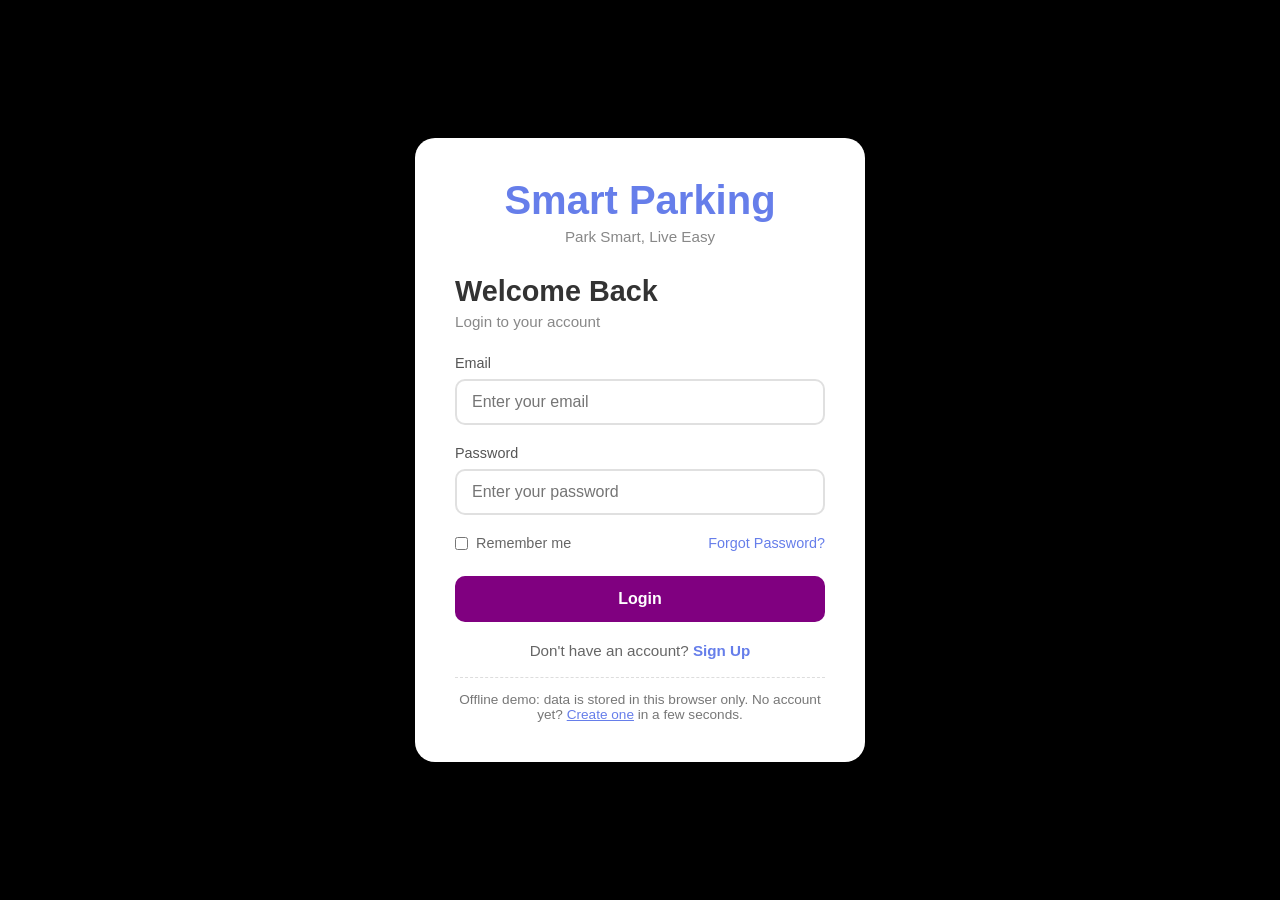
<file: index.html>
<!DOCTYPE html>
<html lang="en">
<head>
    <meta charset="UTF-8">
    <meta name="viewport" content="width=device-width, initial-scale=1.0">
    <title>Smart Parking System</title>
    <meta http-equiv="refresh" content="0; url=views/index.html">
    <link rel="icon" type="image/svg+xml" href="assets/img/favicon.svg">
    <link rel="canonical" href="views/index.html">
    <style>
        body {
            margin: 0;
            min-height: 100vh;
            display: grid;
            place-items: center;
            font-family: 'Segoe UI', Tahoma, Geneva, Verdana, sans-serif;
            background: #10131f;
            color: #e8eaf6;
            text-align: center;
            padding: 24px;
        }
        a { color: #9fb0ff; }
        code { background: rgba(255, 255, 255, 0.1); padding: 2px 6px; border-radius: 5px; }
    </style>
</head>
<body>
    <div>
        <h1>Smart Parking System</h1>
        <p>
            Opening the offline demo&hellip;
            <br>
            If nothing happens, <a href="views/index.html">open the LocalStorage demo</a>
            or the <a href="api/index.php">PHP + MySQL version</a> (needs Apache + an imported
            <code>database/smart_parking.sql</code>).
        </p>
    </div>
    <script>
        window.location.replace('views/index.html');
    </script>
</body>
</html>
</file>
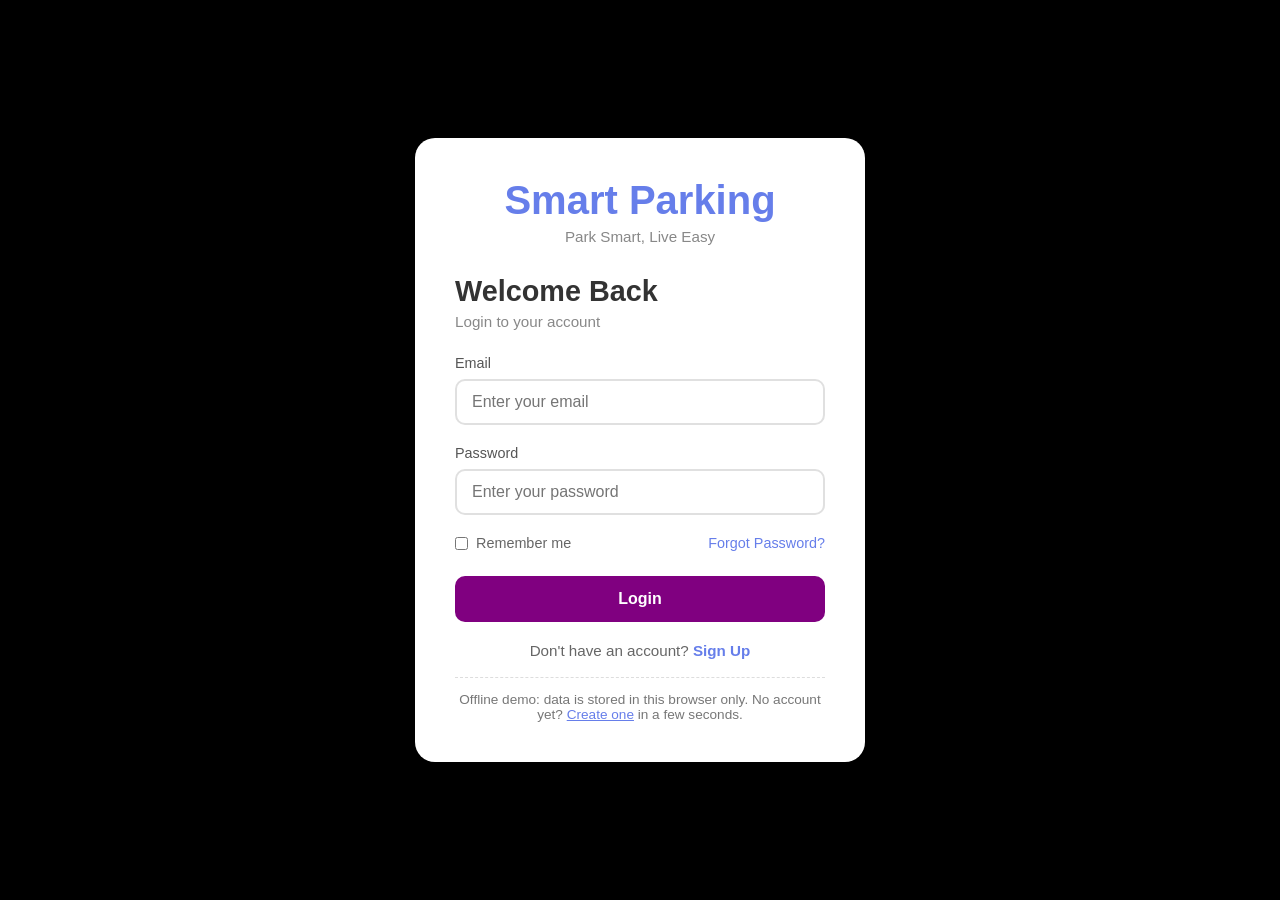
<file: views/index.html>
<!DOCTYPE html>
<html lang="en">
<head>
    <meta charset="UTF-8">
    <meta name="viewport" content="width=device-width, initial-scale=1.0">
    <title>Smart Parking System - Login</title>
    <link rel="icon" type="image/svg+xml" href="../assets/img/favicon.svg">
    <link rel="stylesheet" href="../assets/css/styles.css">
</head>
<body>
    <div class="container">
        <div class="login-box">
            <div class="logo">
                <h1>Smart Parking</h1>
                <p>Park Smart, Live Easy</p>
            </div>

            <form id="loginForm" novalidate>
                <h2>Welcome Back</h2>
                <p class="subtitle">Login to your account</p>

                <div class="input-group">
                    <label for="email">Email</label>
                    <input type="email" id="email" name="email" required placeholder="Enter your email" autocomplete="email">
                </div>

                <div class="input-group">
                    <label for="password">Password</label>
                    <input type="password" id="password" name="password" required placeholder="Enter your password" autocomplete="current-password">
                </div>

                <div class="options">
                    <label class="remember">
                        <input type="checkbox" name="remember"> Remember me
                    </label>
                    <a href="#" class="forgot" title="Demo only - accounts live in this browser's LocalStorage">Forgot Password?</a>
                </div>

                <button type="submit" class="btn-primary">Login</button>

                <p class="signup-link">
                    Don't have an account? <a href="signup.html">Sign Up</a>
                </p>
                <p class="demo-hint">
                    Offline demo: data is stored in this browser only. No account yet?
                    <a href="signup.html">Create one</a> in a few seconds.
                </p>
            </form>
        </div>
    </div>

    <script src="../assets/js/common.js"></script>
    <script src="../assets/js/login.js"></script>
</body>
</html>
</file>
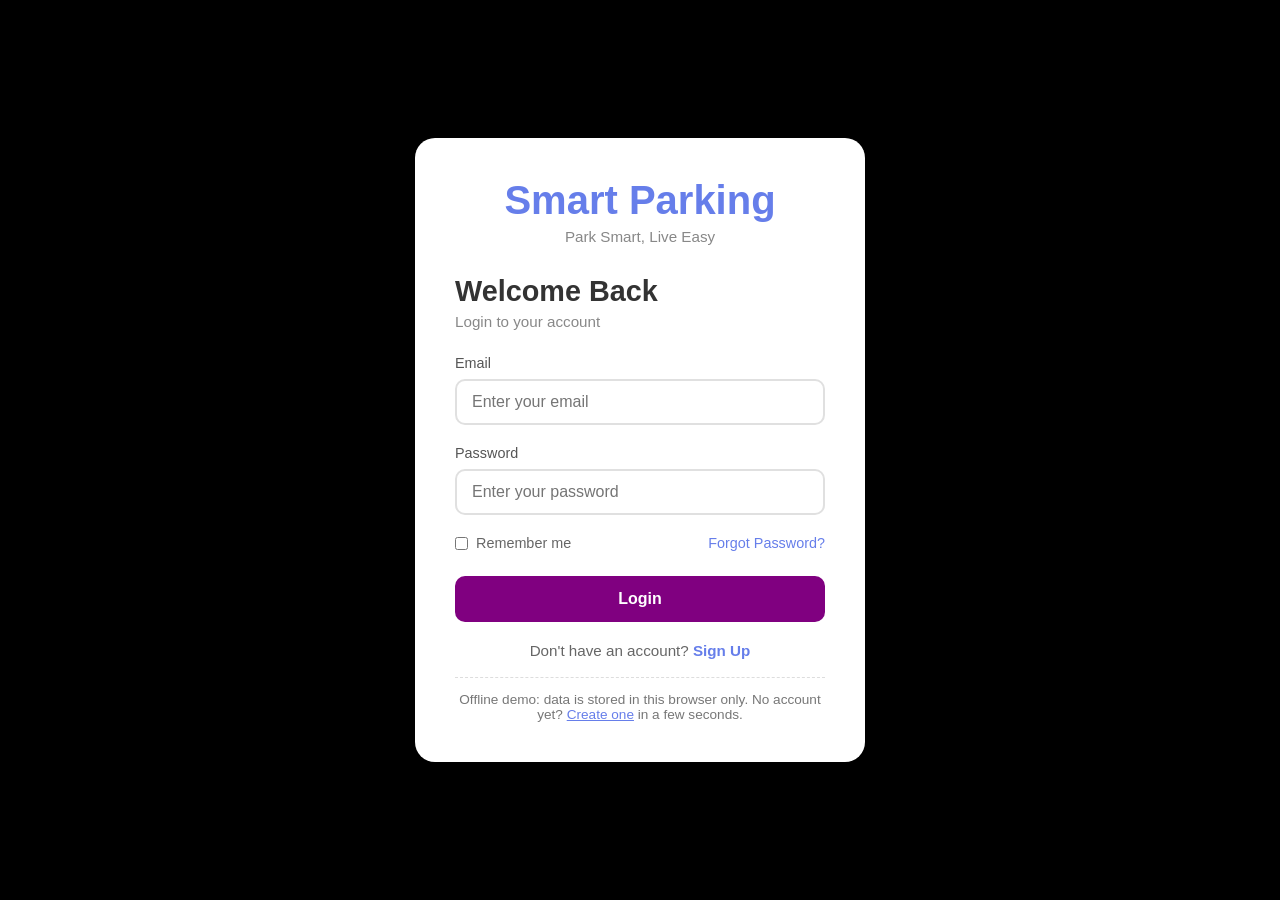
<file: views/booking.html>
<!DOCTYPE html>
<html lang="en">
<head>
    <meta charset="UTF-8">
    <meta name="viewport" content="width=device-width, initial-scale=1.0">
    <title>Smart Parking System - Book Slot</title>
    <link rel="icon" type="image/svg+xml" href="../assets/img/favicon.svg">
    <link rel="stylesheet" href="../assets/css/styles.css">
</head>
<body>
    <nav class="navbar">
        <div class="nav-container">
            <div class="logo">
                <h1><img src="../assets/img/parking-car.svg" width="40" alt="">Smart Parking</h1>
            </div>
            <ul class="nav-links">
                <li><a href="home.html">Home</a></li>
                <li><a href="parking_slots.html">Parking Slots</a></li>
                <li><a href="booking.html" class="active">Book Slot</a></li>
                <li><a href="contact.html">Contact</a></li>
                <li><span class="user-info" id="userName">Guest</span></li>
                <li><a href="#" id="logoutBtn" class="btn-logout">Logout</a></li>
            </ul>
        </div>
    </nav>

    <div class="booking-container">
        <div class="booking-wrapper">
            <div class="booking-form-section">
                <h1>Book Your Parking Slot</h1>
                <p class="subtitle">Select an available slot and book instantly</p>

                <form id="bookingForm">
                    <div class="input-group">
                        <label for="floor">Select Floor</label>
                        <select id="floor" name="floor" required>
                            <option value="">Choose a floor</option>
                            <option value="A">Ground Floor (A)</option>
                            <option value="B">First Floor (B)</option>
                            <option value="C">Second Floor (C)</option>
                            <option value="D">Third Floor (D)</option>
                        </select>
                    </div>

                    <div class="input-group">
                        <label for="slot">Select Slot</label>
                        <select id="slot" name="slot" required disabled>
                            <option value="">First select a floor</option>
                        </select>
                    </div>

                    <div class="input-group">
                        <label for="vehicle_number">Vehicle Number</label>
                        <input type="text" id="vehicle_number" name="vehicle_number" required maxlength="50" placeholder="Enter vehicle number">
                    </div>

                    <div class="input-group">
                        <label for="duration">Duration (hours)</label>
                        <input type="number" id="duration" name="duration" min="1" max="24" value="1" required>
                    </div>

                    <div class="input-group">
                        <label for="phone">Contact Number</label>
                        <input type="tel" id="phone" name="phone" required maxlength="20" placeholder="Enter contact number">
                    </div>

                    <div class="price-display" data-price-calculator
                         data-first="5" data-extra="3" data-daily-max="50" data-currency="$"
                         data-duration-input="duration">
                        <span>Total Price:</span>
                        <span class="price" id="totalPrice" data-price-output>$5.00</span>
                    </div>

                    <button type="submit" class="btn-primary">Book Now</button>
                </form>
            </div>

            <div class="booking-info-section">
                <h2>Available Slots</h2>
                <div class="available-slots-display" id="availableSlotsDisplay">
                    <p class="info-text">Select a floor to see available slots</p>
                </div>

                <div class="pricing-info">
                    <h3>Pricing Information</h3>
                    <ul>
                        <li>First hour: <strong>$5.00</strong></li>
                        <li>Additional hours: <strong>$3.00/hr</strong></li>
                        <li>Daily max: <strong>$50.00</strong></li>
                    </ul>
                </div>

                <div class="booking-rules">
                    <h3>Booking Rules</h3>
                    <ul>
                        <li>&#10003; Maximum booking: 24 hours</li>
                        <li>&#10003; Free cancellation within 1 hour</li>
                        <li>&#10003; Late arrival grace period: 30 min</li>
                        <li>&#10003; Valid vehicle documents required</li>
                    </ul>
                </div>
            </div>
        </div>
    </div>

    <footer class="footer">
        <p>&copy; 2025 Smart Parking System. All rights reserved.</p>
    </footer>

    <script src="../assets/js/common.js"></script>
    <script src="../assets/js/price-calc.js"></script>
    <script src="../assets/js/booking.js"></script>
</body>
</html>
</file>
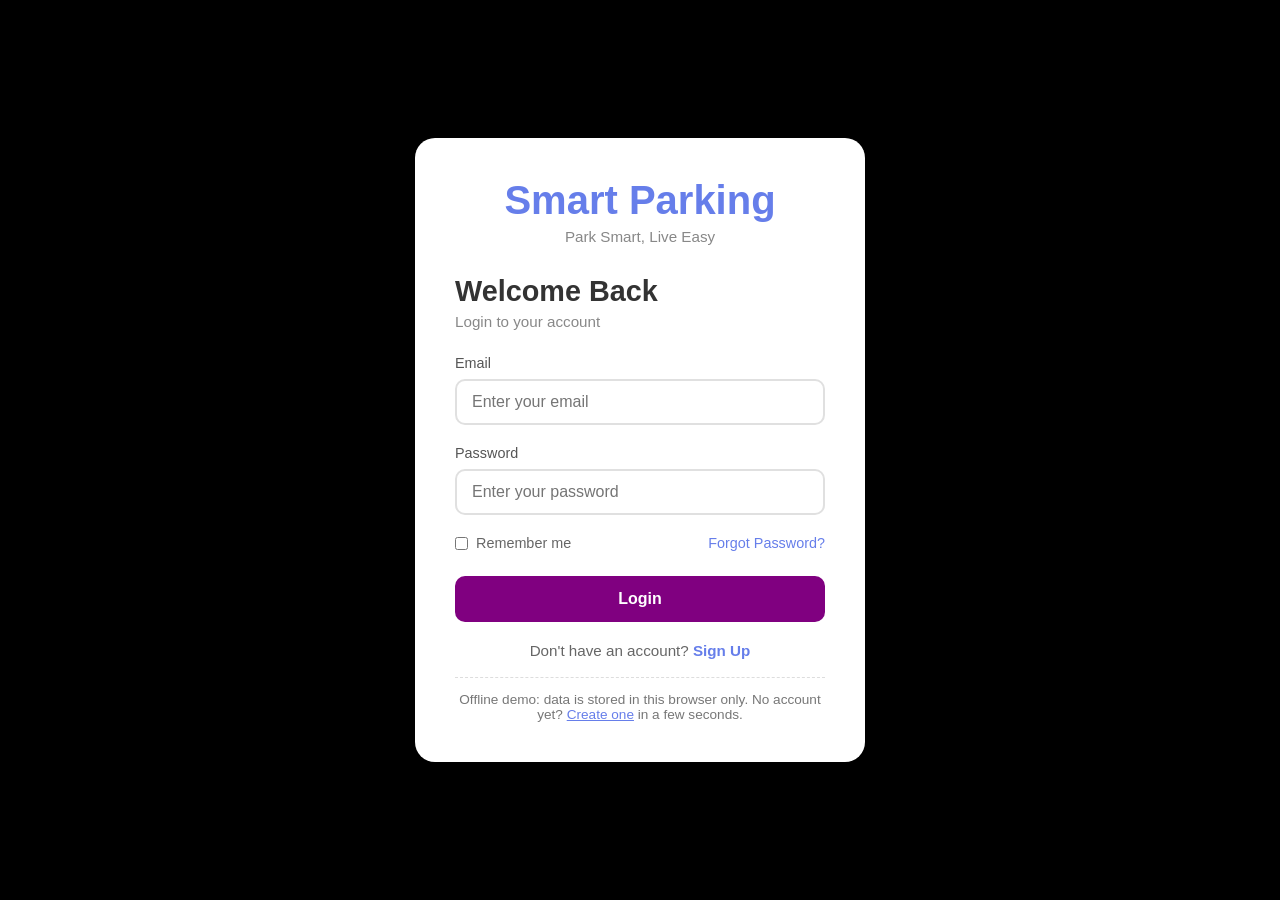
<file: views/contact.html>
<!DOCTYPE html>
<html lang="en">
<head>
    <meta charset="UTF-8">
    <meta name="viewport" content="width=device-width, initial-scale=1.0">
    <title>Smart Parking System - Contact</title>
    <link rel="icon" type="image/svg+xml" href="../assets/img/favicon.svg">
    <link rel="stylesheet" href="../assets/css/styles.css">
</head>
<body>
    <nav class="navbar">
        <div class="nav-container">
            <div class="logo">
                <h1><img src="../assets/img/parking-car.svg" width="40" alt="">Smart Parking</h1>
            </div>
            <ul class="nav-links">
                <li><a href="home.html">Home</a></li>
                <li><a href="parking_slots.html">Parking Slots</a></li>
                <li><a href="booking.html">Book Slot</a></li>
                <li><a href="contact.html" class="active">Contact</a></li>
                <li><span class="user-info" id="userName">Guest</span></li>
                <li><a href="#" id="logoutBtn" class="btn-logout">Logout</a></li>
            </ul>
        </div>
    </nav>

    <div class="contact-container">
        <div class="contact-wrapper">
            <div class="contact-form-section">
                <h1>Get In Touch</h1>
                <p class="subtitle">We'd love to hear from you</p>

                <form id="contactForm">
                    <div class="input-group">
                        <label for="name">Full Name</label>
                        <input type="text" id="name" name="name" required placeholder="Enter your name">
                    </div>

                    <div class="input-group">
                        <label for="email">Email Address</label>
                        <input type="email" id="email" name="email" required placeholder="Enter your email">
                    </div>

                    <div class="input-group">
                        <label for="phone">Phone Number</label>
                        <input type="tel" id="phone" name="phone" required placeholder="Enter your phone">
                    </div>

                    <div class="input-group">
                        <label for="subject">Subject</label>
                        <select id="subject" name="subject" required>
                            <option value="">Select a subject</option>
                            <option value="general">General Inquiry</option>
                            <option value="booking">Booking Issue</option>
                            <option value="payment">Payment Problem</option>
                            <option value="complaint">Complaint</option>
                            <option value="feedback">Feedback</option>
                        </select>
                    </div>

                    <div class="input-group">
                        <label for="message">Message</label>
                        <textarea id="message" name="message" rows="5" required maxlength="2000" placeholder="Write your message here..."></textarea>
                    </div>

                    <button type="submit" class="btn-primary">Send Message</button>
                </form>
            </div>

            <div class="contact-info-section">
                <h2>Contact Information</h2>

                <div class="info-card">
                    <div class="info-icon"><img src="../assets/img/location-pin.svg" width="50" alt=""></div>
                    <h3>Address</h3>
                    <p>123 Parking Street<br>Downtown City, ST 12345</p>
                </div>

                <div class="info-card">
                    <div class="info-icon"><img src="../assets/img/telephone.svg" width="50" alt=""></div>
                    <h3>Phone</h3>
                    <p>+1 (555) 123-4567<br>+1 (555) 987-6543</p>
                </div>

                <div class="info-card">
                    <div class="info-icon"><img src="../assets/img/email.svg" width="50" alt=""></div>
                    <h3>Email</h3>
                    <p>info@smartparking.com<br>support@smartparking.com</p>
                </div>

                <div class="info-card">
                    <div class="info-icon"><img src="../assets/img/timetable.svg" width="50" alt=""></div>
                    <h3>Business Hours</h3>
                    <p>Monday - Friday: 8AM - 8PM<br>Saturday - Sunday: 9AM - 6PM</p>
                </div>

                <div class="social-links">
                    <h3>Follow Us</h3>
                    <div class="social-icons">
                        <a href="#" class="social-icon"><img src="../assets/img/facebook.svg" width="40" alt="Facebook"></a>
                        <a href="#" class="social-icon"><img src="../assets/img/twitter.svg" width="40" alt="Twitter"></a>
                        <a href="#" class="social-icon"><img src="../assets/img/instagram.svg" width="40" alt="Instagram"></a>
                        <a href="#" class="social-icon"><img src="../assets/img/linkedin.svg" width="40" alt="LinkedIn"></a>
                    </div>
                </div>
            </div>
        </div>
    </div>

    <footer class="footer">
        <p>&copy; 2025 Smart Parking System. All rights reserved.</p>
    </footer>

    <script src="../assets/js/common.js"></script>
    <script src="../assets/js/contact.js"></script>
</body>
</html>
</file>
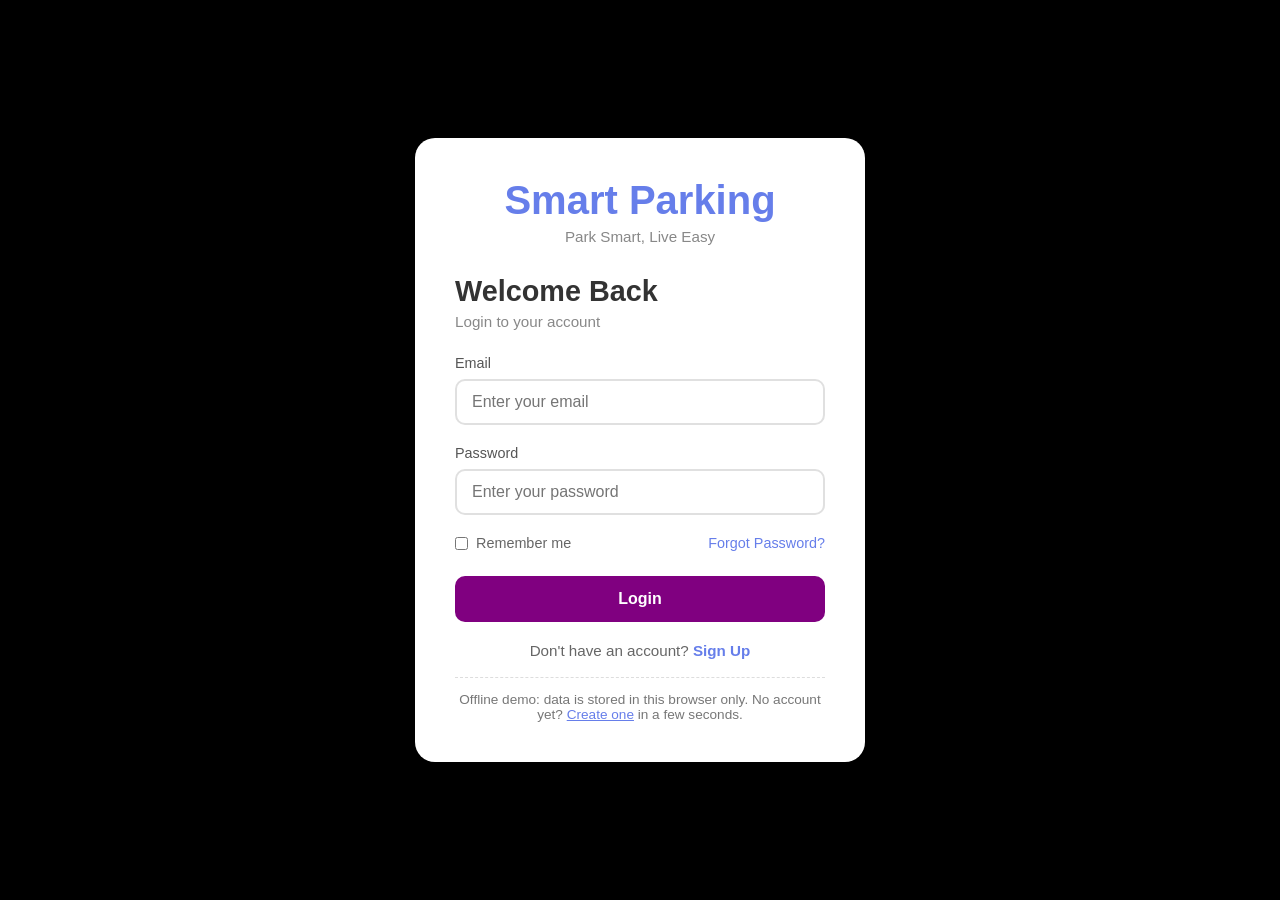
<file: views/home.html>
<!DOCTYPE html>
<html lang="en">
<head>
    <meta charset="UTF-8">
    <meta name="viewport" content="width=device-width, initial-scale=1.0">
    <title>Smart Parking System - Home</title>
    <link rel="icon" type="image/svg+xml" href="../assets/img/favicon.svg">
    <link rel="stylesheet" href="../assets/css/styles.css">
</head>
<body>
    <nav class="navbar">
        <div class="nav-container">
            <div class="logo">
                <h1><img src="../assets/img/parking-car.svg" width="40" alt="">Smart Parking</h1>
            </div>
            <ul class="nav-links">
                <li><a href="home.html" class="active">Home</a></li>
                <li><a href="parking_slots.html">Parking Slots</a></li>
                <li><a href="booking.html">Book Slot</a></li>
                <li><a href="contact.html">Contact</a></li>
                <li><span class="user-info" id="userName">Guest</span></li>
                <li><a href="#" id="logoutBtn" class="btn-logout">Logout</a></li>
            </ul>
        </div>
    </nav>

    <div class="home-container">
        <section class="hero">
            <div class="hero-content">
                <h1>Welcome to Smart Parking System</h1>
                <p>Find and book your parking spot in seconds</p>
                <a href="booking.html" class="btn-primary">Book Now</a>
            </div>
        </section>

        <section class="stats">
            <div class="stat-card total">
                <h3 id="totalSlots">100</h3>
                <p>Total Slots</p>
            </div>

            <div class="stat-card available">
                <h3 id="availableSlots">100</h3>
                <p>Available Slots</p>
            </div>

            <div class="stat-card booked">
                <h3 id="bookedSlots">0</h3>
                <p>Booked Slots</p>
            </div>

            <div class="stat-card price">
                <h3>$5.00/hr</h3>
                <p id="occupancy">0% occupied</p>
            </div>
        </section>

        <section class="my-bookings-section">
            <h2>My Recent Bookings</h2>
            <ul class="my-bookings" id="myBookings"></ul>
        </section>

        <section class="features">
            <h2>Why Choose Us?</h2>
            <div class="feature-grid">
                <div class="feature-card">
                    <div class="feature-icon"><img src="../assets/img/booking.svg" width="60" alt=""></div>
                    <h3>Quick Booking</h3>
                    <p>Book your parking slot in just a few clicks</p>
                </div>

                <div class="feature-card">
                    <div class="feature-icon"><img src="../assets/img/secure-parking.svg" width="60" alt=""></div>
                    <h3>Secure Parking</h3>
                    <p>24/7 CCTV surveillance and security</p>
                </div>

                <div class="feature-card">
                    <div class="feature-icon"><img src="../assets/img/realtime.svg" width="60" alt=""></div>
                    <h3>Real-time Updates</h3>
                    <p>Get instant updates on slot availability</p>
                </div>

                <div class="feature-card">
                    <div class="feature-icon"><img src="../assets/img/payment.svg" width="60" alt=""></div>
                    <h3>Easy Payment</h3>
                    <p>Multiple payment options available</p>
                </div>
            </div>
        </section>
    </div>

    <footer class="footer">
        <p>&copy; 2025 Smart Parking System. All rights reserved.</p>
    </footer>

    <script src="../assets/js/common.js"></script>
    <script src="../assets/js/price-calc.js"></script>
    <script src="../assets/js/home.js"></script>
</body>
</html>
</file>
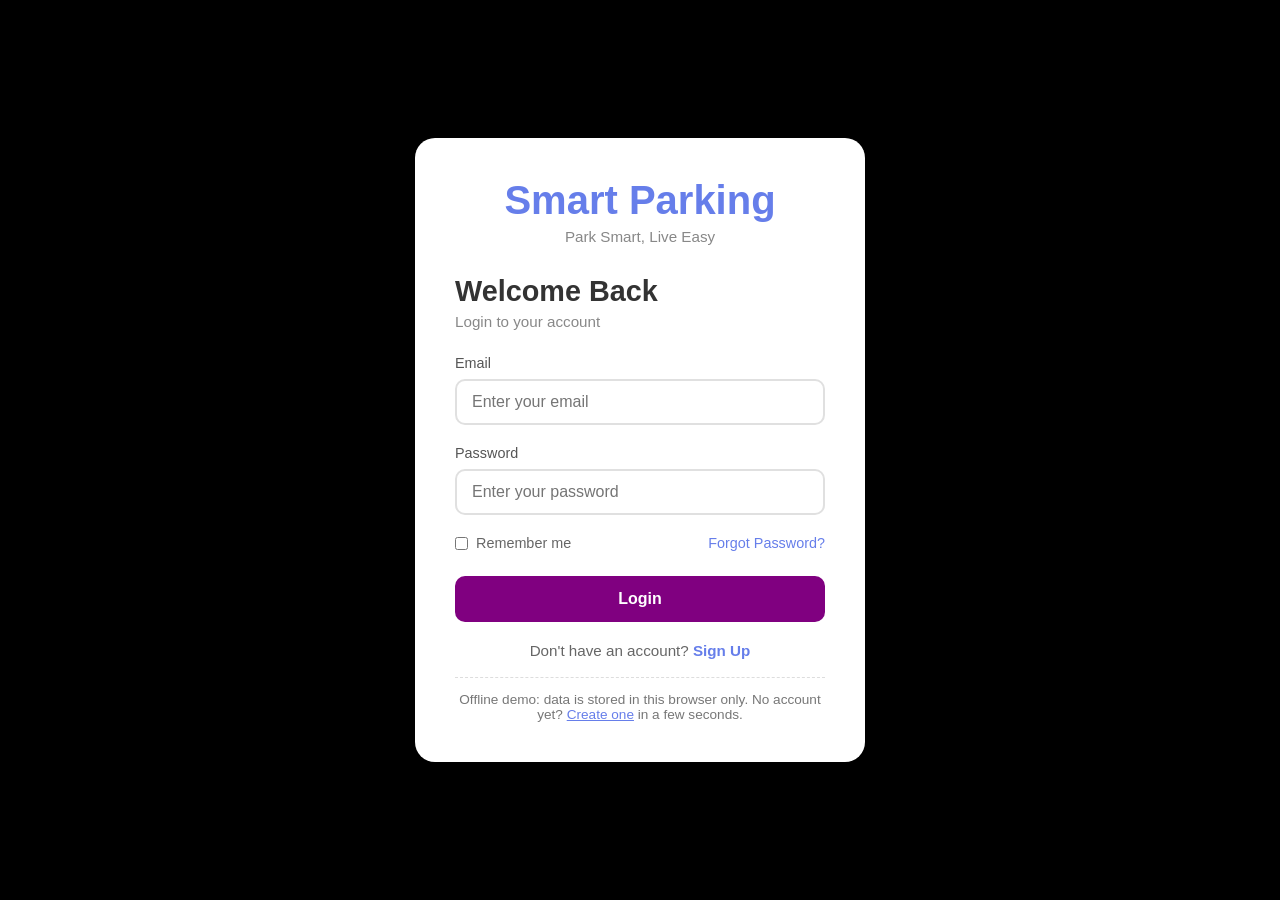
<file: views/parking_slots.html>
<!DOCTYPE html>
<html lang="en">
<head>
    <meta charset="UTF-8">
    <meta name="viewport" content="width=device-width, initial-scale=1.0">
    <title>Smart Parking System - Parking Slots</title>
    <link rel="icon" type="image/svg+xml" href="../assets/img/favicon.svg">
    <link rel="stylesheet" href="../assets/css/styles.css">
</head>
<body>
    <nav class="navbar">
        <div class="nav-container">
            <div class="logo">
                <h1><img src="../assets/img/parking-car.svg" width="40" alt="">Smart Parking</h1>
            </div>
            <ul class="nav-links">
                <li><a href="home.html">Home</a></li>
                <li><a href="parking_slots.html" class="active">Parking Slots</a></li>
                <li><a href="booking.html">Book Slot</a></li>
                <li><a href="contact.html">Contact</a></li>
                <li><span class="user-info" id="userName">Guest</span></li>
                <li><a href="#" id="logoutBtn" class="btn-logout">Logout</a></li>
            </ul>
        </div>
    </nav>

    <div class="slots-container">
        <div class="slots-header">
            <h1>Parking Slots Overview</h1>
            <div class="slots-summary">
                <div class="summary-item">
                    <span class="dot available-dot"></span>
                    <span>Available: <strong id="availableCount">0</strong></span>
                </div>
                <div class="summary-item">
                    <span class="dot booked-dot"></span>
                    <span>Booked: <strong id="bookedCount">0</strong></span>
                </div>
                <div class="summary-item">
                    <span class="dot total-dot"></span>
                    <span>Total: <strong id="totalCount">0</strong></span>
                </div>
            </div>
            <button class="btn-refresh" type="button">Refresh</button>
        </div>

        <div class="parking-lot">
            <div class="floor-section">
                <h2>Ground Floor (A)</h2>
                <div class="slots-grid" id="floorA"></div>
            </div>

            <div class="floor-section">
                <h2>First Floor (B)</h2>
                <div class="slots-grid" id="floorB"></div>
            </div>

            <div class="floor-section">
                <h2>Second Floor (C)</h2>
                <div class="slots-grid" id="floorC"></div>
            </div>

            <div class="floor-section">
                <h2>Third Floor (D)</h2>
                <div class="slots-grid" id="floorD"></div>
            </div>
        </div>

        <div class="legend">
            <h3>Legend:</h3>
            <div class="legend-items">
                <div class="legend-item">
                    <div class="slot-demo available">A1</div>
                    <span>Available Slot</span>
                </div>
                <div class="legend-item">
                    <div class="slot-demo booked">A1</div>
                    <span>Booked Slot</span>
                </div>
                <div class="legend-item">
                    <div class="slot-demo booked own">A1</div>
                    <span>Booked by you (click to release)</span>
                </div>
            </div>
        </div>
    </div>

    <footer class="footer">
        <p>&copy; 2025 Smart Parking System. All rights reserved.</p>
    </footer>

    <script src="../assets/js/common.js"></script>
    <script src="../assets/js/price-calc.js"></script>
    <script src="../assets/js/parking_slots.js"></script>
</body>
</html>
</file>
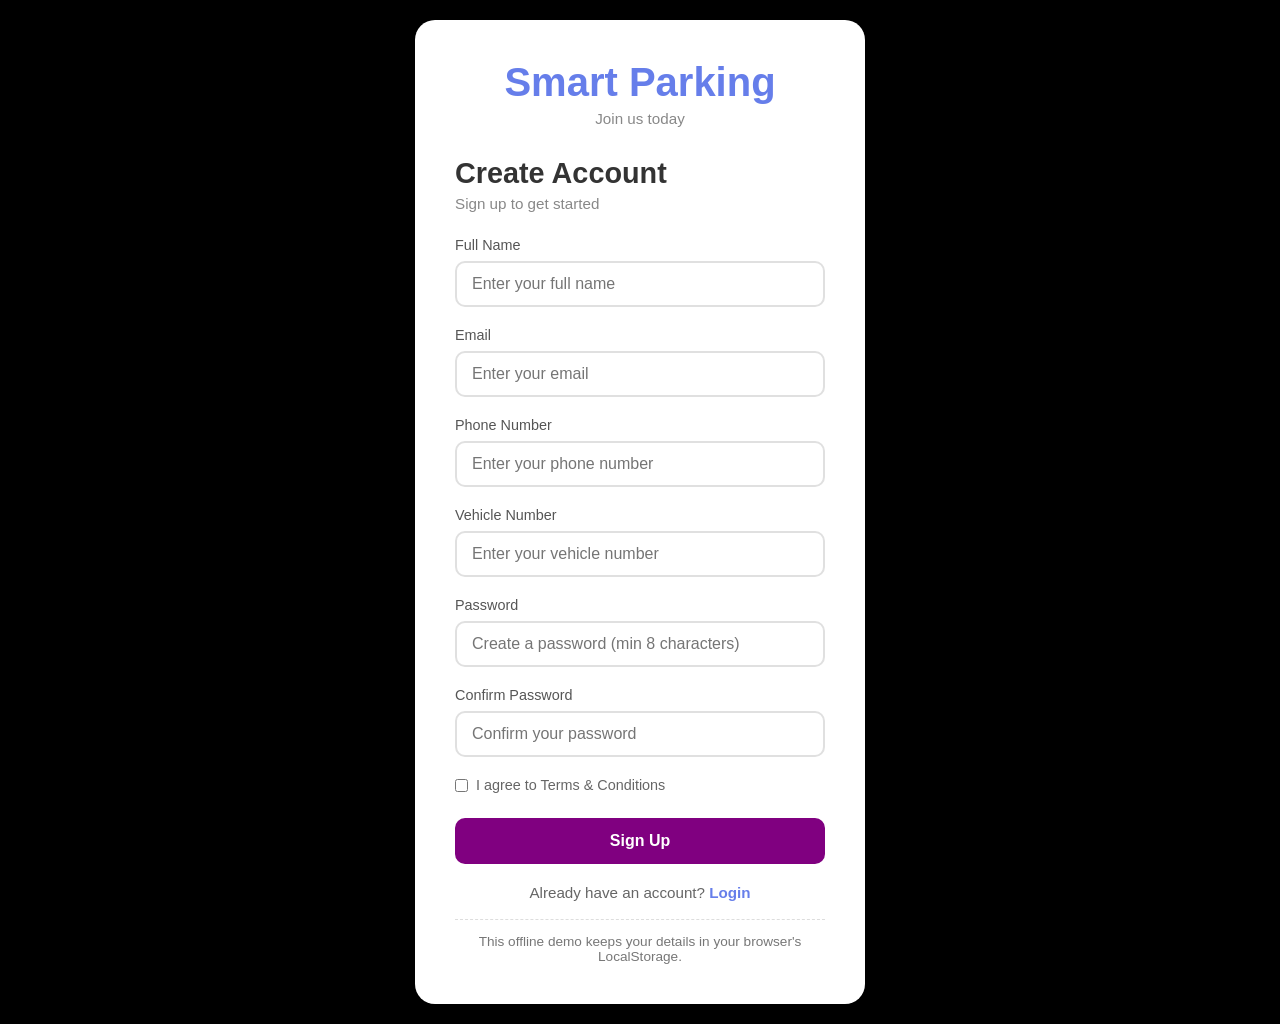
<file: views/signup.html>
<!DOCTYPE html>
<html lang="en">
<head>
    <meta charset="UTF-8">
    <meta name="viewport" content="width=device-width, initial-scale=1.0">
    <title>Smart Parking System - Sign Up</title>
    <link rel="icon" type="image/svg+xml" href="../assets/img/favicon.svg">
    <link rel="stylesheet" href="../assets/css/styles.css">
</head>
<body>
    <div class="container">
        <div class="signup-box">
            <div class="logo">
                <h1>Smart Parking</h1>
                <p>Join us today</p>
            </div>

            <form id="signupForm" novalidate>
                <h2>Create Account</h2>
                <p class="subtitle">Sign up to get started</p>

                <div class="input-group">
                    <label for="fullname">Full Name</label>
                    <input type="text" id="fullname" name="fullname" required maxlength="100" placeholder="Enter your full name" autocomplete="name">
                </div>

                <div class="input-group">
                    <label for="email">Email</label>
                    <input type="email" id="email" name="email" required maxlength="100" placeholder="Enter your email" autocomplete="email">
                </div>

                <div class="input-group">
                    <label for="phone">Phone Number</label>
                    <input type="tel" id="phone" name="phone" required maxlength="20" placeholder="Enter your phone number" autocomplete="tel">
                </div>

                <div class="input-group">
                    <label for="vehicle">Vehicle Number</label>
                    <input type="text" id="vehicle" name="vehicle" required maxlength="50" placeholder="Enter your vehicle number">
                </div>

                <div class="input-group">
                    <label for="password">Password</label>
                    <input type="password" id="password" name="password" required minlength="8" placeholder="Create a password (min 8 characters)" autocomplete="new-password">
                </div>

                <div class="input-group">
                    <label for="confirm_password">Confirm Password</label>
                    <input type="password" id="confirm_password" name="confirm_password" required minlength="8" placeholder="Confirm your password" autocomplete="new-password">
                </div>

                <div class="options">
                    <label class="remember">
                        <input type="checkbox" name="terms" required> I agree to Terms &amp; Conditions
                    </label>
                </div>

                <button type="submit" class="btn-primary">Sign Up</button>

                <p class="signup-link">
                    Already have an account? <a href="index.html">Login</a>
                </p>
                <p class="demo-hint">
                    This offline demo keeps your details in your browser's LocalStorage.
                </p>
            </form>
        </div>
    </div>

    <script src="../assets/js/common.js"></script>
    <script src="../assets/js/signup.js"></script>
</body>
</html>
</file>
<file: assets/css/styles.css>
/* Global Styles */
* {
    margin: 0;
    padding: 0;
    box-sizing: border-box;
}

body {
    font-family: 'Segoe UI', Tahoma, Geneva, Verdana, sans-serif;
    background:  black;
    min-height: 100vh;
    color: #333;
}

/* Login & Signup Page Styles */
.container {
    display: flex;
    justify-content: center;
    align-items: center;
    min-height: 100vh;
    padding: 20px;
}

.login-box, .signup-box {
    background: white;
    border-radius: 20px;
    padding: 40px;
    box-shadow: 0 20px 60px rgba(0, 0, 0, 0.3);
    width: 100%;
    max-width: 450px;
    animation: fadeIn 0.5s ease-in;
}

@keyframes fadeIn {
    from {
        opacity: 0;
        transform: translateY(-20px);
    }
    to {
        opacity: 1;
        transform: translateY(0);
    }
}

.logo {
    text-align: center;
    margin-bottom: 30px;
}

.logo h1 {
    font-size: 2.5rem;
    color: #667eea;
    margin-bottom: 5px;
}

.logo p {
    color: #888;
    font-size: 0.95rem;
}

form h2 {
    color: #333;
    margin-bottom: 5px;
    font-size: 1.8rem;
}

.subtitle {
    color: #888;
    margin-bottom: 25px;
    font-size: 0.95rem;
}

.input-group {
    margin-bottom: 20px;
}

.input-group label {
    display: block;
    margin-bottom: 8px;
    color: #555;
    font-weight: 500;
    font-size: 0.9rem;
}

.input-group input,
.input-group select,
.input-group textarea {
    width: 100%;
    padding: 12px 15px;
    border: 2px solid #e0e0e0;
    border-radius: 10px;
    font-size: 1rem;
    transition: all 0.3s ease;
    font-family: inherit;
}

.input-group input:focus,
.input-group select:focus,
.input-group textarea:focus {
    outline: none;
    border-color: #667eea;
    box-shadow: 0 0 0 3px rgba(102, 126, 234, 0.1);
}

.input-group textarea {
    resize: vertical;
}

.options {
    display: flex;
    justify-content: space-between;
    align-items: center;
    margin-bottom: 25px;
    font-size: 0.9rem;
}

.remember {
    display: flex;
    align-items: center;
    cursor: pointer;
    color: #666;
}

.remember input {
    margin-right: 8px;
    cursor: pointer;
}

.forgot {
    color: #667eea;
    text-decoration: none;
    font-weight: 500;
}

.forgot:hover {
    text-decoration: underline;
}

.btn-primary {
    width: 100%;
    padding: 14px;
    background: purple;
    color: white;
    border: none;
    border-radius: 10px;
    font-size: 1rem;
    font-weight: 600;
    cursor: pointer;
    transition: transform 0.2s ease, box-shadow 0.2s ease;
}

.btn-primary:hover {
    transform: translateY(-2px);
    box-shadow: 0 10px 20px rgba(102, 126, 234, 0.3);
}

.btn-primary:active {
    transform: translateY(0);
}

.signup-link {
    text-align: center;
    margin-top: 20px;
    color: #666;
    font-size: 0.95rem;
}

.signup-link a {
    color: #667eea;
    text-decoration: none;
    font-weight: 600;
}

.signup-link a:hover {
    text-decoration: underline;
}

/* Navbar Styles */
.navbar {
    background: black;
    box-shadow: 0 2px 10px rgba(0, 0, 0, 0.1);
    position: sticky;
    top: 0;
    z-index: 1000;
}

.nav-container {
    max-width: 1400px;
    margin: 0 auto;
    padding: 15px 30px;
    display: flex;
    justify-content: space-between;
    align-items: center;
    flex-wrap: wrap;
}

.nav-container .logo h1 {
    font-size: 1.5rem;
    color: #667eea;
}

.nav-links {
    display: flex;
    list-style: none;
    gap: 10px;
    flex-wrap: wrap;
}

.nav-links a {
    text-decoration: none;
    color: #555;
    padding: 8px 16px;
    border-radius: 8px;
    transition: all 0.3s ease;
    font-weight: 500;
}

.nav-links a:hover,
.nav-links a.active {
    background: #667eea;
    color: white;
}

.btn-logout {
    background: #f44336 !important;
    color: white !important;
}

.btn-logout:hover {
    background: #d32f2f !important;
}

.user-info {
    color: #667eea;
    font-weight: 600;
}

/* Home Page Styles */
.home-container {
    max-width: 1400px;
    margin: 0 auto;
    padding: 30px 20px 60px;
}

.hero {
    /* 'bg img.jpg' was never committed, so the hero rendered empty.
       A committed SVG pattern + gradient fallback is used instead. */
    background: linear-gradient(135deg, #1b2a6b, #667eea 60%, #2c3e8a) no-repeat center center;
    background-image: url('../img/hero-bg.svg');
    background-size: cover;
    border-radius: 5px;
    padding: 150px 40px 100px 40px; /* top, right, bottom, left */
    text-align: center;
    margin-bottom: 40px;
    position: relative;
    color: white;
    box-shadow: 0 10px 30px rgba(0, 0, 0, 0.1);
}

.hero::after {
    content: "";
    position: absolute;
    top: 0; left: 0;
    width: 100%; height: 100%;
    background: rgba(0, 0, 0, 0.5);
    border-radius: 5px;
    z-index: 1;
}

.hero-content {
    position: relative;
    z-index: 2;
    display: flex;
    flex-direction: column;
    justify-content: center;
    gap: 20px;
}

.hero-content h1 {
    font-size: 3rem;
    margin-bottom: 20px; /* thoda upar se space */
}

.hero-content p {
    font-size: 1.2rem;
    margin-bottom: 40px; /* thoda neechay space for button */
}

.hero-content .btn-primary {
    padding: 10px 25px;
    font-size: 0.95rem;
    width: auto;   /* full width se bachay */
    align-self: center;
    background: purple;
}

.stats {
    display: grid;
    grid-template-columns: repeat(auto-fit, minmax(250px, 1fr));
    gap: 25px;
    margin-bottom: 50px;
}

/* ===== Soft Stats Cards Colors ===== */

.stat-card {
    border-radius: 18px;
    padding: 30px;
    text-align: center;
    color: #333;
    background: #f5f7ff;
    box-shadow: 0 8px 20px rgba(0,0,0,0.08);
    transition: transform 0.3s ease, box-shadow 0.3s ease;
}

.stat-card:hover {
    transform: translateY(-5px);
    box-shadow: 0 12px 25px rgba(0,0,0,0.12);
}

/* Total Slots – Soft Blue */
.stat-card:nth-child(1) {
    background: linear-gradient(135deg, #fff4e5, #ffe8cc);
}

/* Available Slots – Soft Green */
.stat-card.available {
    background: linear-gradient(135deg, #fff4e5, #ffe8cc);
}

/* Booked Slots – Soft Orange */
.stat-card.booked {
    background: linear-gradient(135deg, #fff4e5, #ffe8cc);
}

/* Starting Price – Soft Purple */
.stat-card:nth-child(4) {
    background: linear-gradient(135deg, #fff4e5, #ffe8cc);
}

/* Numbers */
.stat-card h3 {
    font-size: 2.4rem;
    margin-bottom: 6px;
    color: red;
}

/* Text */
.stat-card p {
    font-size: 1.05rem;
    color: #666;
}


.features {
    background: #B0DCD8;
    border-radius: 20px;
    padding: 50px 40px;
    box-shadow: 0 10px 30px rgba(0, 0, 0, 0.1);
}

.features h2 {
    text-align: center;
    font-size: 2rem;
    color: #333;
    margin-bottom: 40px;
}

.feature-grid {
    display: grid;
    grid-template-columns: repeat(auto-fit, minmax(250px, 1fr));
    gap: 30px;
}

.feature-card {
    text-align: center;
    padding: 25px;
    border-radius: 15px;
    transition: all 0.3s ease;
}

.feature-card:hover {
    background: #f5f5f5;
}

.feature-icon {
    font-size: 3rem;
    margin-bottom: 15px;
}

.feature-card h3 {
    color: #333;
    margin-bottom: 10px;
    font-size: 1.3rem;
}

.feature-card p {
    color: #666;
    line-height: 1.6;
}

/* Parking Slots Page Styles */
.slots-container {
    max-width: 1400px;
    margin: 0 auto;
    padding: 30px 20px;
}

.slots-header {
    background: #B0DCD8;
    border-radius: 15px;
    padding: 25px 30px;
    margin-bottom: 30px;
    box-shadow: 0 5px 15px rgba(0, 0, 0, 0.1);
    display: flex;
    justify-content: space-between;
    align-items: center;
    flex-wrap: wrap;
    gap: 20px;
}

.slots-header h1 {
    color: ;
    font-size: 2rem;
}

.slots-summary {
    display: flex;
    gap: 25px;
    flex-wrap: wrap;
}

.summary-item {
    display: flex;
    align-items: center;
    gap: 8px;
    font-size: 1rem;
}

.dot {
    width: 15px;
    height: 15px;
    border-radius: 50%;
}

.available-dot {
    background: #4caf50;
}

.booked-dot {
    background: #f44336;
}

.total-dot {
    background: #667eea;
}

.btn-refresh {
    padding: 10px 20px;
    background: purple;
    color: white;
    border: none;
    border-radius: 8px;
    font-size: 1rem;
    cursor: pointer;
    transition: all 0.3s ease;
}

.btn-refresh:hover {
    background: #5568d3;
    transform: translateY(-2px);
}

.parking-lot {
    display: flex;
    flex-direction: column;
    gap: 30px;
}

.floor-section {
    background: #B0DCD8;
    border-radius: 15px;
    padding: 30px;
    box-shadow: 0 5px 15px rgba(0, 0, 0, 0.1);
}

.floor-section h2 {
    color: #333;
    margin-bottom: 20px;
    font-size: 1.5rem;
    border-bottom: 3px solid #667eea;
    padding-bottom: 10px;
}

.slots-grid {
    display: grid;
    grid-template-columns: repeat(auto-fill, minmax(80px, 1fr));
    gap: 15px;
}

.slot {
    aspect-ratio: 1;
    display: flex;
    align-items: center;
    justify-content: center;
    border-radius: 10px;
    font-weight: 600;
    font-size: 1rem;
    cursor: pointer;
    transition: all 0.3s ease;
    border: 2px solid transparent;
}

.slot.available {
    background: #e8f5e9;
    color: #2e7d32;
    border-color: #4caf50;
}

.slot.available:hover {
    background: #4caf50;
    color: white;
    transform: scale(1.05);
}

.slot.booked {
    background: #ffebee;
    color: #c62828;
    border-color: #f44336;
    cursor: not-allowed;
}

.legend {
    background: #B0DCD8;
    border-radius: 15px;
    padding: 25px;
    margin-top: 30px;
    box-shadow: 0 5px 15px rgba(0, 0, 0, 0.1);
}

.legend h3 {
    color: #333;
    margin-bottom: 15px;
}

.legend-items {
    display: flex;
    gap: 30px;
    flex-wrap: wrap;
    background: #B0DCD8;
}

.legend-item {
    display: flex;
    align-items: center;
    gap: 10px;
    background: #B0DCD8;
}

.slot-demo {
    width: 60px;
    height: 60px;
    display: flex;
    align-items: center;
    justify-content: center;
    border-radius: 8px;
    font-weight: 600;
    border: 2px solid transparent;
}

/* Booking Page Styles */
.booking-container {
    max-width: 1400px;
    margin: 0 auto;
    padding: 30px 20px;
}

.booking-wrapper {
    display: grid;
    grid-template-columns: 1fr 1fr;
    gap: 30px;
}

.booking-form-section,
.booking-info-section {
    background: #B0DCD8;
    border-radius: 15px;
    padding: 35px;
    box-shadow: 0 5px 15px rgba(0, 0, 0, 0.1);
}

.booking-form-section h1 {
    color: #333;
    margin-bottom: 10px;
    font-size: 2rem;
}

.price-display {
    background: #f5f5f5;
    padding: 20px;
    border-radius: 10px;
    display: flex;
    justify-content: space-between;
    align-items: center;
    margin-bottom: 25px;
    font-size: 1.1rem;
    font-weight: 600;
}

.price {
    color: #667eea;
    font-size: 1.5rem;
}

.available-slots-display {
    background: #f5f5f5;
    border-radius: 10px;
    padding: 20px;
    min-height: 150px;
    margin-bottom: 25px;
}

.info-text {
    color: #888;
    text-align: center;
    padding: 40px 20px;
}

.slots-badges {
    display: flex;
    flex-wrap: wrap;
    gap: 10px;
}

.slot-badge {
    background: #4caf50;
    color: white;
    padding: 8px 15px;
    border-radius: 8px;
    font-size: 0.9rem;
    font-weight: 600;
}

.pricing-info,
.booking-rules {
    margin-bottom: 25px;
}

.pricing-info h3,
.booking-rules h3 {
    color: #333;
    margin-bottom: 15px;
    font-size: 1.3rem;
}

.pricing-info ul,
.booking-rules ul {
    list-style: none;
    padding: 0;
}

.pricing-info li,
.booking-rules li {
    padding: 10px 0;
    color: #666;
    border-bottom: 1px solid #e0e0e0;
}

.pricing-info li:last-child,
.booking-rules li:last-child {
    border-bottom: none;
}

/* Contact Page Styles */
.contact-container {
    max-width: 1400px;
    margin: 0 auto;
    padding: 30px 20px;
}

.contact-wrapper {
    display: grid;
    grid-template-columns: 1fr 1fr;
    gap: 30px;
}

.contact-form-section,
.contact-info-section {
    background: #B0DCD8;
    border-radius: 15px;
    padding: 35px;
    box-shadow: 0 5px 15px rgba(0, 0, 0, 0.1);
}

.contact-form-section h1 {
    color: #333;
    margin-bottom: 10px;
    font-size: 2rem;
}

.contact-info-section h2 {
    color: #333;
    margin-bottom: 25px;
    font-size: 1.8rem;
}

.info-card {
    background: #f5f5f5;
    border-radius: 10px;
    padding: 20px;
    margin-bottom: 20px;
    transition: all 0.3s ease;
}

.info-card:hover {
    background: #667eea;
    color: white;
    transform: translateY(-3px);
}

.info-icon {
    font-size: 2rem;
    margin-bottom: 10px;
}

.info-card h3 {
    color: inherit;
    margin-bottom: 10px;
    font-size: 1.2rem;
}

.info-card p {
    color: inherit;
    line-height: 1.6;
}

.social-links {
    margin-top: 30px;
}

.social-links h3 {
    color: #333;
    margin-bottom: 15px;
}

.social-icons {
    display: flex;
    gap: 15px;
}

.social-icon {
    width: 50px;
    height: 50px;
    background: #667eea;
    color: white;
    display: flex;
    align-items: center;
    justify-content: center;
    border-radius: 50%;
    text-decoration: none;
    font-size: 1.5rem;
    transition: all 0.3s ease;
}

.social-icon:hover {
    background: #764ba2;
    transform: translateY(-3px);
}

/* Footer */
.footer {
    background: rgba(255, 255, 255, 0.1);
    color: white;
    text-align: center;
    padding: 20px;
    margin-top: 50px;
}

/* Responsive Design */
@media (max-width: 968px) {
    .booking-wrapper,
    .contact-wrapper {
        grid-template-columns: 1fr;
    }
    
    .nav-links {
        width: 100%;
        justify-content: center;
    }
    
    .hero-content h1 {
        font-size: 2rem;
    }
}

@media (max-width: 768px) {
    .nav-container {
        flex-direction: column;
        gap: 15px;
    }
    
    .slots-header {
        flex-direction: column;
        align-items: flex-start;
    }
    
    .stats {
        grid-template-columns: 1fr;
    }
    
    .slots-grid {
        grid-template-columns: repeat(auto-fill, minmax(60px, 1fr));
    }
}

/* ============================================================
   Additions - classes the markup already used but that were
   never defined (or were needed by the fixes above).
   ============================================================ */

/* Reusable inline notices (PHP pages used inline style="" attributes). */
.alert {
    padding: 12px 16px;
    border-radius: 8px;
    margin-bottom: 18px;
    font-weight: 600;
    color: #fff;
    box-shadow: 0 4px 12px rgba(0, 0, 0, 0.15);
    transition: opacity 0.6s ease;
}

.alert-success { background: #2e7d32; }
.alert-error { background: #d32f2f; }
.alert-hide { opacity: 0; }

.form-note {
    margin-top: 6px;
    font-size: 0.82rem;
    color: #777;
}

.demo-hint {
    margin-top: 18px;
    padding-top: 14px;
    border-top: 1px dashed #ddd;
    font-size: 0.85rem;
    color: #777;
    text-align: center;
}

.demo-hint a { color: #667eea; }

/* Read-only prefilled fields (contact page). */
input[readonly] {
    background: #f4f4f6;
    color: #666;
    cursor: default;
}

/* Stats cards: the old block gave every card the same orange gradient and
   red numbers even though the comments promised four different colours. */
.stat-card {
    border-radius: 14px;
    transition: transform 0.25s ease, box-shadow 0.25s ease;
}

.stat-card h3 { color: #333; }

.stat-card.total { background: linear-gradient(135deg, #e8f0fe, #cddffd); }
.stat-card.total h3 { color: #3457a5; }

.stat-card.available { background: linear-gradient(135deg, #e6f7ec, #c8efd6); }
.stat-card.available h3 { color: #1e7a44; }

.stat-card.booked { background: linear-gradient(135deg, #fff1e0, #ffdcc0); }
.stat-card.booked h3 { color: #b25e11; }

.stat-card.price { background: linear-gradient(135deg, #f1ecff, #ddd2ff); }
.stat-card.price h3 { color: #5232a8; }

/* "My recent bookings" on the dashboard. */
.my-bookings-section {
    margin-bottom: 45px;
}

.my-bookings-section h2 {
    color: #fff;
    margin-bottom: 15px;
    font-size: 1.6rem;
}

.my-bookings {
    list-style: none;
    display: grid;
    gap: 10px;
    background: #fff;
    border-radius: 12px;
    padding: 18px;
}

.booking-row {
    display: flex;
    justify-content: space-between;
    align-items: center;
    gap: 15px;
    padding: 10px 14px;
    border-radius: 8px;
    background: #f6f7fb;
    color: #333;
}

.booking-row strong { color: #667eea; font-size: 1.05rem; }
.booking-row em { font-style: normal; font-weight: 700; color: #1e7a44; }

/* Clickable slots: keyboard focus + "booked by me" highlight. */
.slot[role="button"] { cursor: pointer; }

.slot:focus-visible,
.slot-badge:focus-visible {
    outline: 3px solid #fff;
    outline-offset: 2px;
}

.slot.own,
.slot-demo.own {
    box-shadow: 0 0 0 3px #ffd54f inset;
}

.slot-badge { cursor: pointer; }

.slot-badge.selected {
    background: #667eea;
    color: #fff;
    border-color: #4a5bbf;
}

@media (max-width: 768px) {
    .home-container { padding: 20px 14px 40px; }

    .booking-row {
        flex-direction: column;
        align-items: flex-start;
        gap: 4px;
    }
}
</file>
